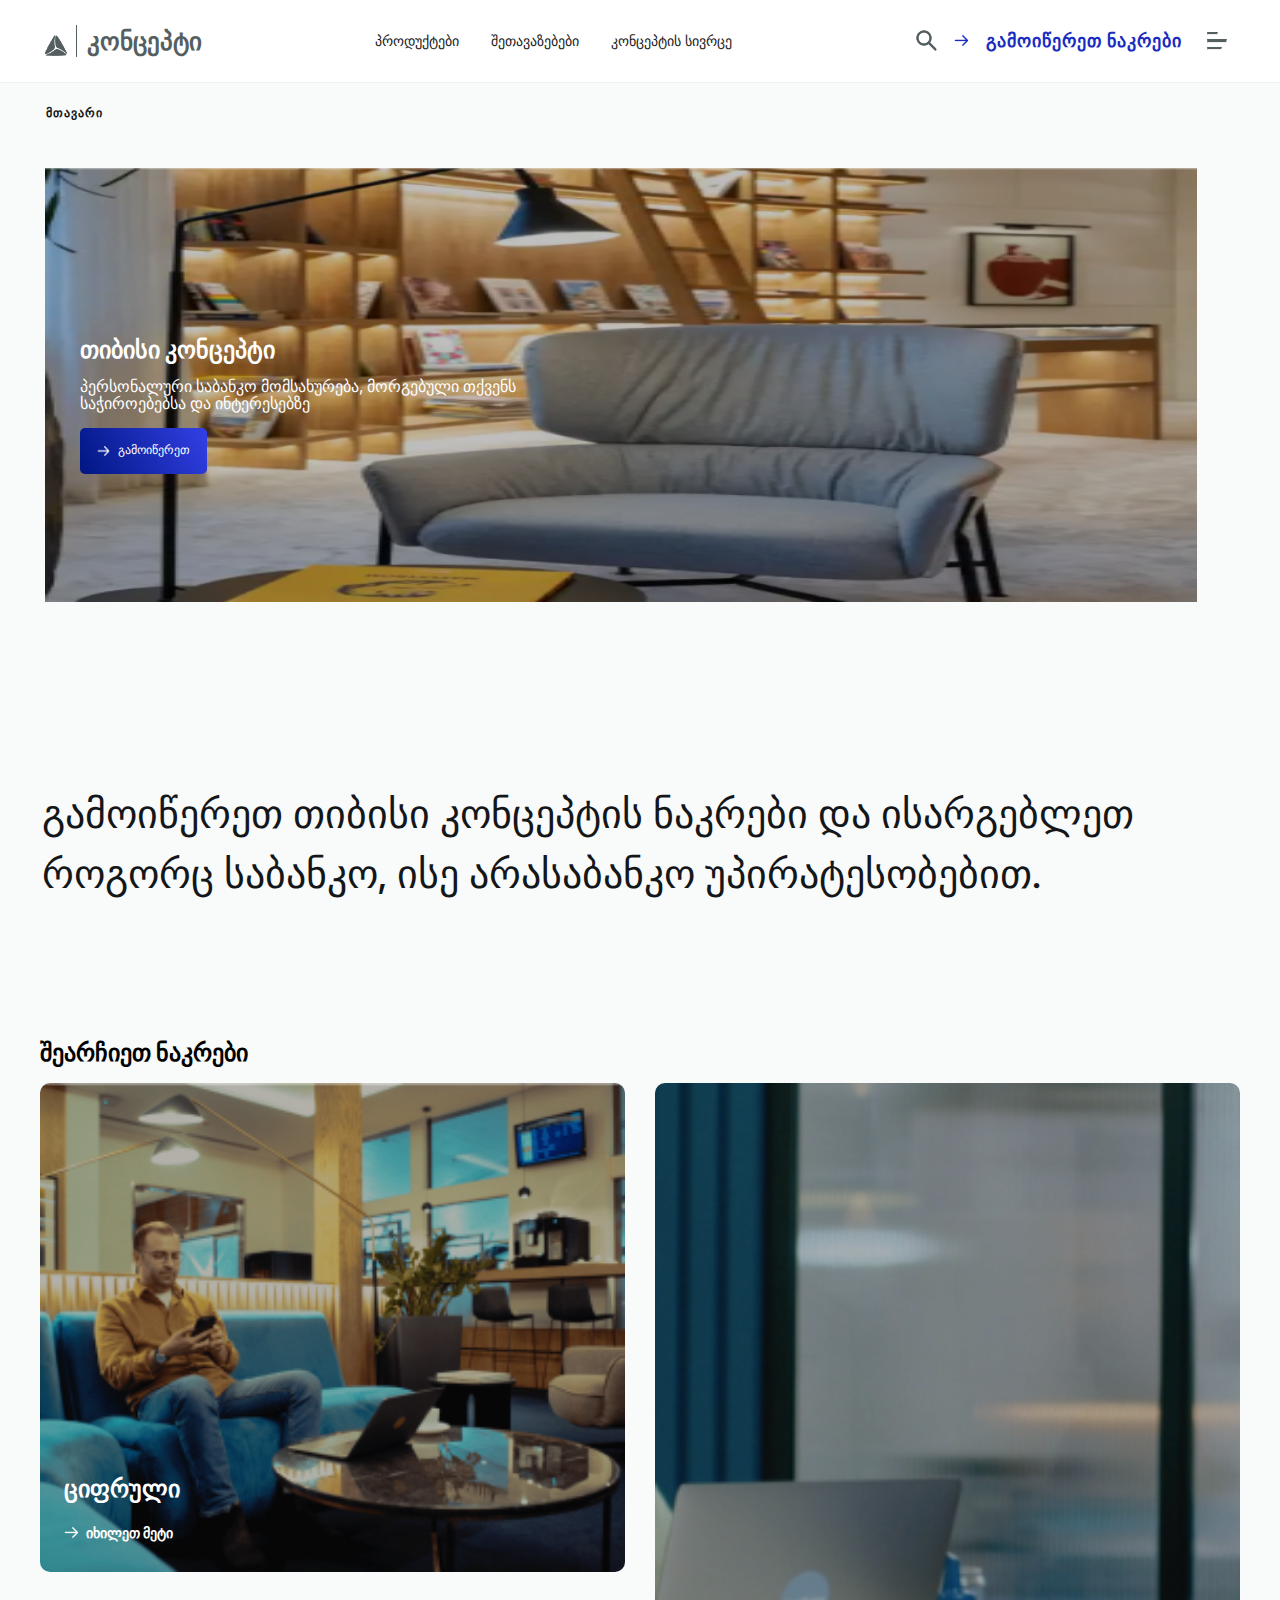
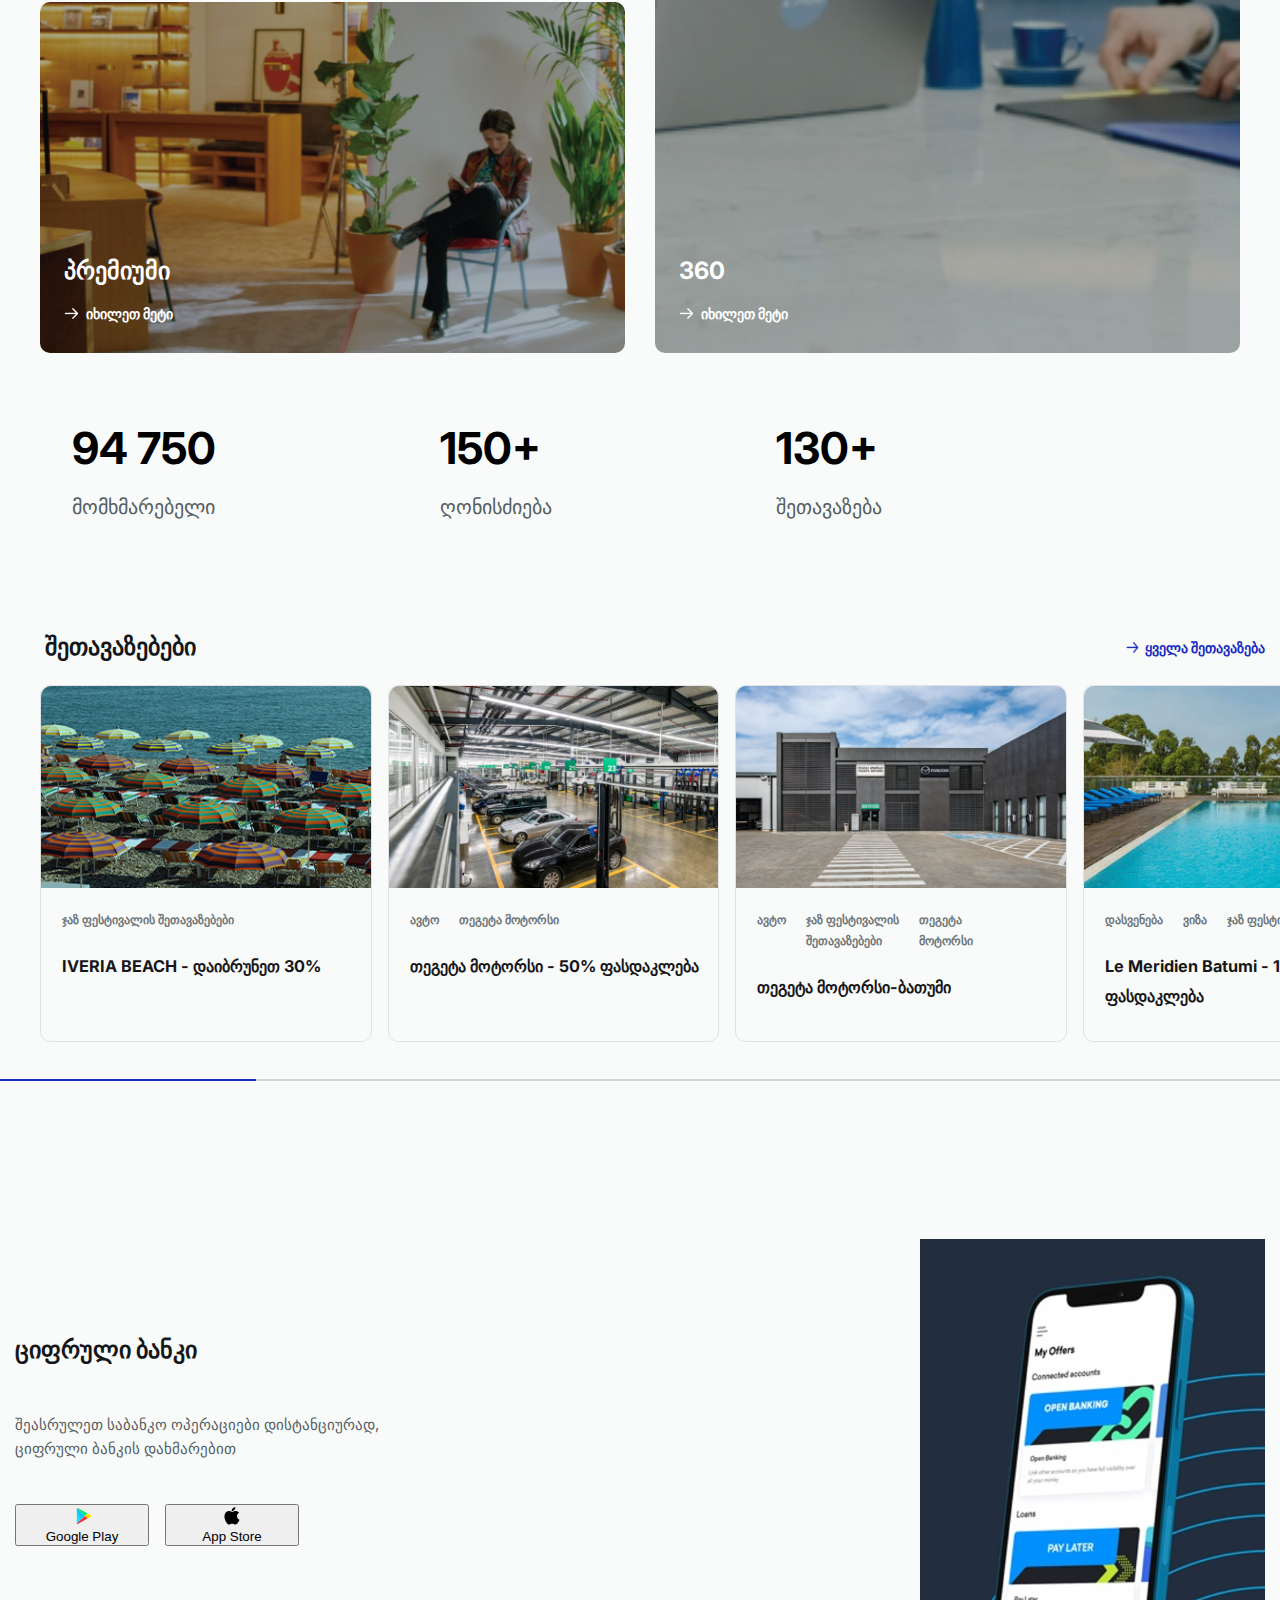
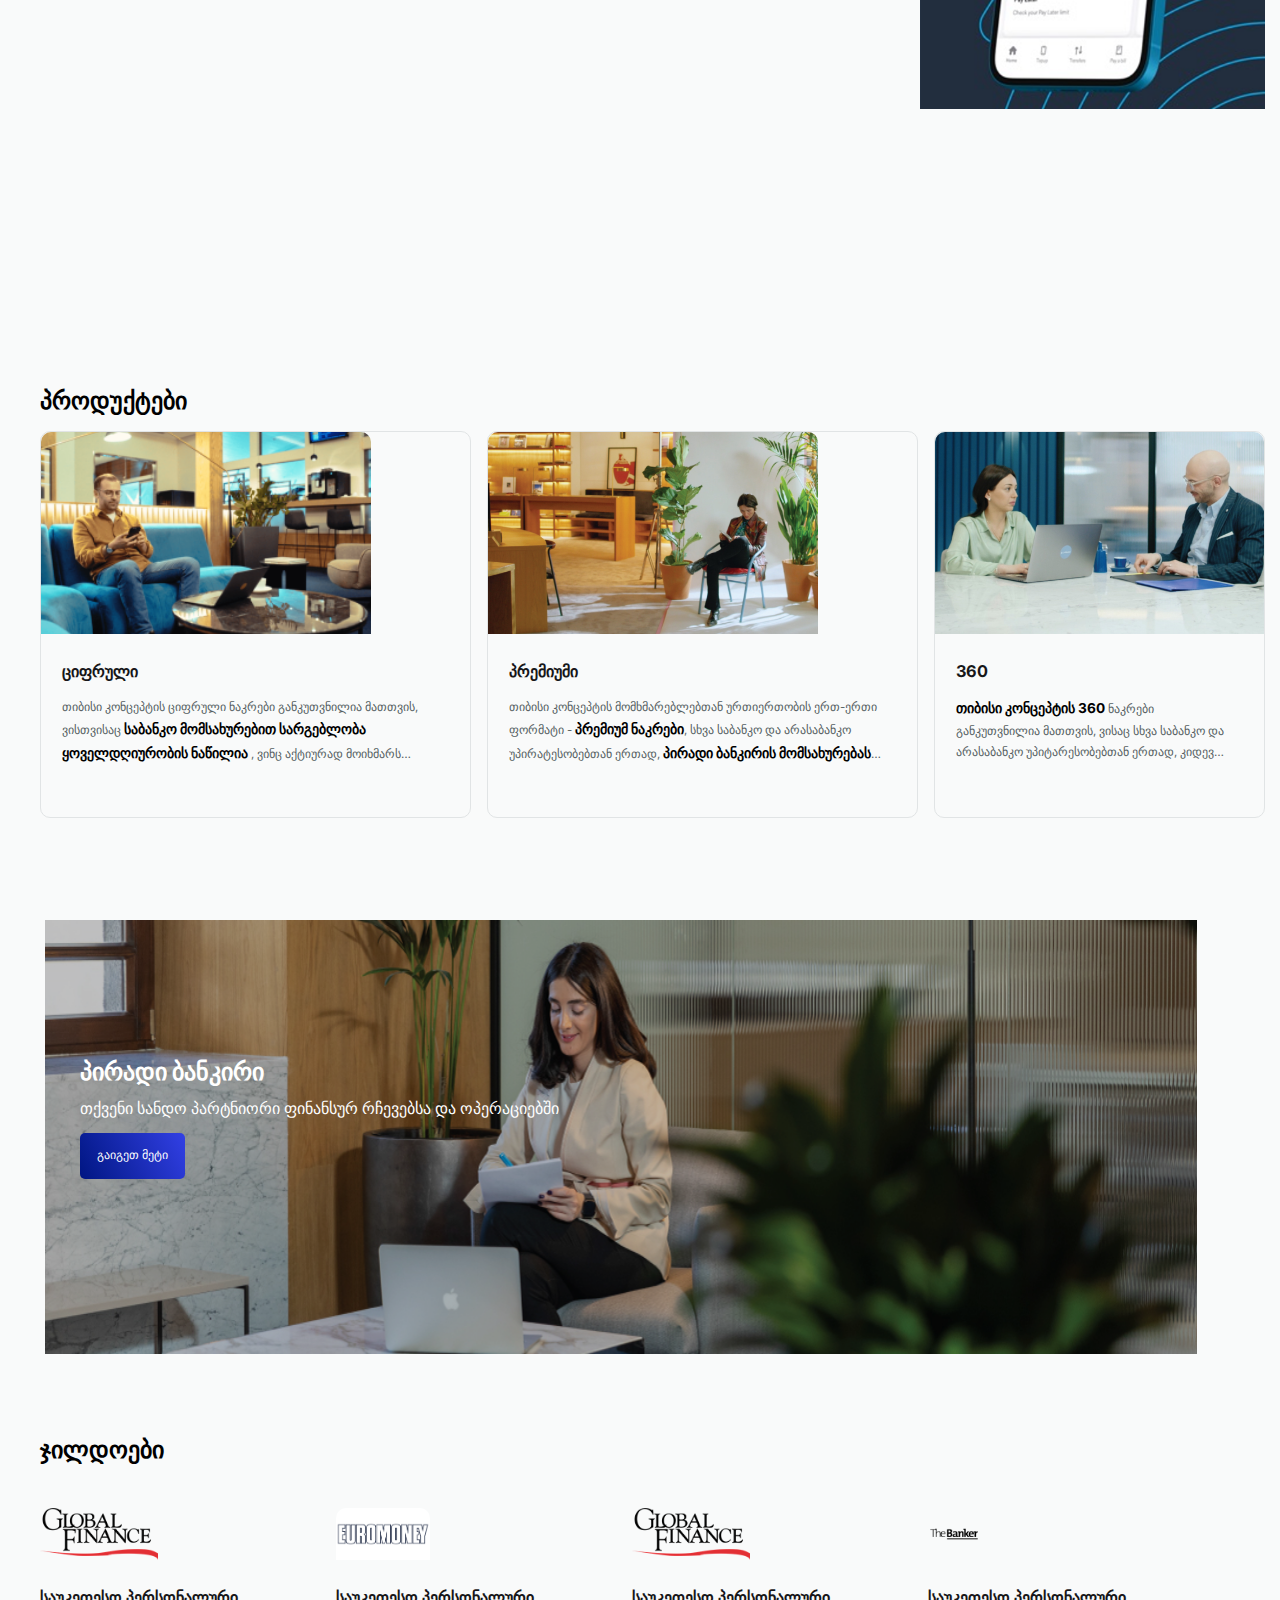
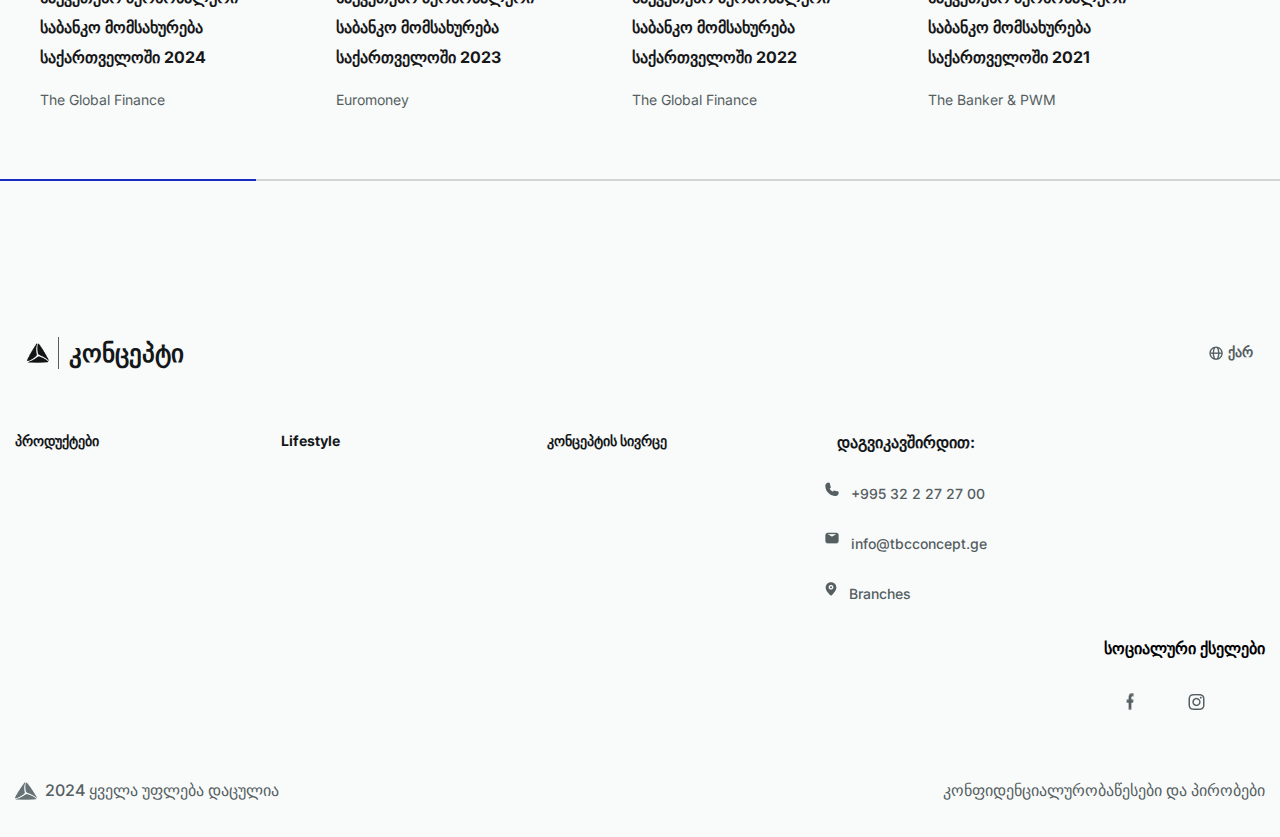
<file: index.html>
<!DOCTYPE html>
<html lang="en">
  <head>
    <meta charset="UTF-8" />
    <meta name="viewport" content="width=device-width, initial-scale=1.0" />
    <title>Document</title>
    <link rel="stylesheet" href="style.css" />
    <link
      rel="stylesheet"
      href="https://fonts.googleapis.com/css2?family=Inter:wght@400;700&family=Georgia&display=swap"
    />

    <script src="script.js" defer></script>
  </head>
  <body>
    <main>
      <header>
        <div class="VltabletP">
          <img class="tbclogo" src="assets/images/Link.png" alt="" />
          <div class="vl"></div>
          <p class="tabletparagraph">კონცეპტი</p>
        </div>
        <div class="paragraphsheader">
          <p>პროდუქტები</p>
          <p>შეთავაზებები</p>
          <p>კონცეპტის სივრცე</p>
        </div>

        <div class="iconandsubscribe">
          <img class="searchicon" src="assets/images/Vector.png" alt="" />
          <img class="vectoricon" src="assets/images/07/Vector.png" alt="" />
          <p class="subscribeP">გამოიწერეთ ნაკრები</p>

          <div class="line">
            <hr class="hr1" />
            <hr class="hr2" />
            <hr class="hr3" />
          </div>
        </div>
      </header>
      <div class="arrowandparagraph">
        <p><i class="arrow left"></i></p>
        <p class="paragrapharrow">მთავარი</p>
      </div>
      <div>
        <section class="TBConcept">
          <img
            class="Chairphoto"
            src="assets/images/ze324k50.yq4Become-2.webp.png"
            alt=""
          />

          <div class="Pconteiner">
            <h2>თიბისი კონცეპტი</h2>
            <p class="pconteinerbr">
              პერსონალური საბანკო მომსახურება, მორგებული თქვენს <br />
              საჭიროებებსა და ინტერესებზე
            </p>
            <div class="buttonpadding">
              <button class="subscribeconteiner">
                <img src="assets/images/07/Vector.png" alt="" />
                <p>გამოიწერეთ</p>
              </button>
            </div>
          </div>
        </section>
      </div>
      <h1 class="subscribetbcconcept">
        გამოიწერეთ თიბისი კონცეპტის ნაკრები და ისარგებლეთ როგორც საბანკო, ისე
        არასაბანკო უპირატესობებით.
      </h1>

      <h4 class="selectpackage">შეარჩიეთ ნაკრები</h4>
      <section class="slider-container">
        <div class="slider tabletslidergrid">
          <div class="slide">
            <img
              src="assets/images/mfvvitla.0j5430128849_7213815365374065_9017687812435872577_n.png.png"
              alt=""
            />
            <p class="imageparagraph">ციფრული</p>
            <div class="readmore">
              <img src="assets/images/07/Vector.png" alt="" />
              <p>იხილეთ მეტი</p>
            </div>
          </div>
          <div class="slide tabletslide">
            <img
              class="tabletslideimage"
              src="assets/images/nqeaa1rb.avl360.png"
              alt=""
            />
            <p class="imageparagraph">360</p>
            <div class="readmore">
              <img src="assets/images/07/Vector.png" alt="" />
              <p>იხილეთ მეტი</p>
            </div>
          </div>
          <div class="slide">
            <img src="assets/images/0m25n3qt.w03prem.png" alt="" />
            <p class="imageparagraph">პრემიუმი</p>
            <div class="readmore">
              <img src="assets/images/07/Vector.png" alt="" />
              <p>იხილეთ მეტი</p>
            </div>
          </div>
        </div>
      </section>

      <section class="userquantity">
        <div class="quantityconteiner">
          <p class="numbers">94 750</p>
          <p class="about">მომხმარებელი</p>
        </div>

        <div class="quantityconteiner">
          <p class="numbers">150+</p>
          <p class="about">ღონისძიება</p>
        </div>
        <div class="quantityconteiner">
          <p class="numbers">130+</p>
          <p class="about">შეთავაზება</p>
        </div>
      </section>

      <div class="alloffers">
        <p>შეთავაზებები</p>

        <div class="offersvector">
          <img src="assets/images/07/Vector.png" alt="" />
          <p>ყველა შეთავაზება</p>
        </div>
      </div>

      <section class="slider-container">
        <div class="slider slideroverflow">
          <div class="sliderimagecolumn">
            <div class="slide tabletslideimage2">
              <img
                src="assets/images/თიბისი კონცეპტი _ TBC Concept_files/nng1tsvv.1bs350.jpg"
                alt=""
              />
            </div>

            <div class="paragraphgap">
              <p>ჯაზ ფესტივალის შეთავაზებები</p>
            </div>

            <h3>IVERIA BEACH - დაიბრუნეთ 30%</h3>
          </div>
          <div class="sliderimagecolumn">
            <div class="slide tabletslideimage2">
              <img
                src="assets/images/თიბისი კონცეპტი _ TBC Concept_files/onflg4xp.isqDSC_2268 2.png"
                alt=""
              />
            </div>

            <div class="paragraphgap">
              <p>ავტო</p>

              <p>თეგეტა მოტორსი</p>
            </div>

            <h3>თეგეტა მოტორსი - 50% ფასდაკლება</h3>
          </div>

          <div class="sliderimagecolumn">
            <div class="slide tabletslideimage2">
              <img
                src="assets/images/თიბისი კონცეპტი _ TBC Concept_files/exhqxj55.burtegeta-02.png"
                alt=""
              />
            </div>

            <div class="paragraphgap">
              <p>ავტო</p>

              <div class="paragraphcolumn">
                <p>ჯაზ ფესტივალის</p>

                <p>შეთავაზებები</p>
              </div>
              <div class="paragraphcolumn">
                <p>თეგეტა</p>
                <p>მოტორსი</p>
              </div>
            </div>
            <h3>თეგეტა მოტორსი-ბათუმი</h3>
          </div>
          <div class="sliderimagecolumn">
            <div class="slide tabletslideimage2">
              <img src="assets/images/fukakrz1.jvfle meridien 2.png" alt="" />
            </div>

            <div class="paragraphgap">
              <p>დასვენება</p>

              <p>ვიზა</p>

              <p>ჯაზ ფესტივალის შეთავაზებები</p>
            </div>
            <h3>Le Meridien Batumi - 15%-იანი ფასდაკლება</h3>
          </div>

          <div class="sliderimagecolumn">
            <div class="slide tabletslideimage2">
              <img src="assets/images/izjj4s1w.f13colloseum 2.png" alt="" />
            </div>

            <div class="paragraphgap">
              <p>დასვენება</p>

              <p>ვიზა</p>

              <p>ჯაზ ფესტივალის შეთავაზებები</p>
            </div>
            <h3>Colosseum Marina Hotel - 15%-იანი ფასდაკლება</h3>
          </div>
        </div>
        <div class="indicator-container">
          <div class="indicator"></div>
        </div>
      </section>

      <section class="downloadapp">
        <p class="digitalbank">ციფრული ბანკი</p>
        <div class="flexendphone">
          <img
            src="assets/images/თიბისი კონცეპტი _ TBC Concept_files/3sdx4uin.3qibankkk3.png"
            alt=""
          />
        </div>
        <p class="performbanking">
          შეასრულეთ საბანკო ოპერაციები დისტანციურად, <br />
          ციფრული ბანკის დახმარებით
        </p>

        <button class="subscribeconteiner telephone">
          <img src="assets/images/4208397.png" alt="" />
          <p>DOWNLOAD</p>
        </button>

        <button class="googleplaystore">
          <img src="assets/images/google-play-svgrepo-com.svg" alt="" />
          <p>Google Play</p>
        </button>

        <button class="appstore">
          <img src="assets/images/app-store-svgrepo-com.svg" alt="" />
          <p>App Store</p>
        </button>
      </section>

      <p class="selectpackage productselecpackage">პროდუქტები</p>
      <section class="slider-container">
        <div class="slider slideroverflow">
          <div class="sliderimagecolumn">
            <div class="slide tabletslideimage2">
              <img
                src="assets/images/mfvvitla.0j5430128849_7213815365374065_9017687812435872577_n.png.png"
                alt=""
              />
            </div>
            <div class="h3andproduct">
              <h3>ციფრული</h3>
              <p class="producttester">
                თიბისი კონცეპტის ციფრული ნაკრები განკუთვნილია მათთვის, ვისთვისაც
                <strong
                  >საბანკო მომსახურებით სარგებლობა ყოველდღიურობის
                  ნაწილია</strong
                >
                , ვინც აქტიურად მოიხმარს
                <strong>არასაბანკო პროდუქტებსა და შეთავაზებებს</strong> და ვისაც
                ურჩევნია დამოუკიდებლად, <strong>პირადი ბანკირის გარეშე</strong>
                მართოს საკუთარი ფინანსები და საბანკო ოპერაციები.
              </p>
            </div>
          </div>
          <div class="sliderimagecolumn">
            <div class="slide tabletslideimage2">
              <img src="assets/images/0m25n3qt.w03prem.png" alt="" />
            </div>
            <div class="h3andproduct">
              <h3>პრემიუმი</h3>

              <p class="producttester">
                თიბისი კონცეპტის მომხმარებლებთან ურთიერთობის ერთ-ერთი ფორმატი -
                <strong>პრემიუმ ნაკრები</strong>, სხვა საბანკო და არასაბანკო
                უპირატესობებთან ერთად,
                <strong>პირადი ბანკირის მომსახურებას</strong> გულისხმობს. პირადი
                ბანკირის მთავარი ამოცანა მომხარებლისთვის ცხოვრების გამარტივება
                და მისთვის უმაღლესი ხარისხის მომსახურების უზრუნველყოფაა.
              </p>
            </div>
          </div>

          <div class="sliderimagecolumn">
            <div class="slide tabletslideimage2">
              <img src="assets/images/nqeaa1rb.avl360.png" alt="" />
            </div>
            <div class="h3andproduct">
              <h3>360</h3>

              <p class="producttester">
                <strong>თიბისი კონცეპტის 360</strong>
                ნაკრები განკუთვნილია მათთვის, ვისაც სხვა საბანკო და არასაბანკო
                უპიტარესობებთან ერთად, კიდევ უფრო
                <strong>მეტი ფინანსური ინსტრუმენტი</strong>
                და <strong>გაზრდილი შესაძლებლობები</strong> ესაჭიროება.
              </p>
            </div>
          </div>
        </div>
        <div class="indicator-container indicatornone">
          <div class="indicator"></div>
        </div>
      </section>

      <section class="TBConcept">
        <img
          class="Chairphoto girlphoto"
          src="assets/images/თიბისი კონცეპტი _ TBC Concept_files/nvmgsymp.3xqprivate banker.png"
          alt=""
        />

        <div class="Pconteiner Pconteiner2">
          <h2>პირადი ბანკირი</h2>
          <p>თქვენი სანდო პარტნიორი ფინანსურ რჩევებსა და ოპერაციებში</p>
          <div class="buttonpadding">
            <button class="subscribeconteiner">
              <p>გაიგეთ მეტი</p>
            </button>
          </div>
        </div>
      </section>

      <p class="selectpackage selectpackage2">ჯილდოები</p>
      <section class="slider-container">
        <div class="slider slideroverflow slidergirlimage slidertablet">
          <div class="sliderimagecolumn lastslide">
            <div class="slide">
              <img
                class="lastslideimage"
                src="assets/images/თიბისი კონცეპტი _ TBC Concept_files/hhsplnxm.sruglobal-finance-logo-8F6EBD1345-seeklogo.com.png"
                alt=""
              />
            </div>
            <div class="h3andproduct h3andparagraph">
              <h3>
                საუკეთესო პერსონალური <br />
                საბანკო მომსახურება <br />
                საქართველოში 2024
              </h3>
              <p>The Global Finance</p>
            </div>
          </div>
          <div class="sliderimagecolumn lastslide">
            <div class="slide">
              <img
                class="lastslideimage euromoney"
                src="assets/images/თიბისი კონცეპტი _ TBC Concept_files/kxhrqpjz.vqveuromoney-institutional-investor-plc-logo-vector.png"
                alt=""
              />
            </div>
            <div class="h3andproduct h3andparagraph">
              <h3>
                საუკეთესო პერსონალური <br />
                საბანკო მომსახურება <br />
                საქართველოში 2023
              </h3>

              <p>Euromoney</p>
            </div>
          </div>

          <div class="sliderimagecolumn lastslide">
            <div class="slide">
              <img
                class="lastslideimage"
                src="assets/images/თიბისი კონცეპტი _ TBC Concept_files/hhsplnxm.sruglobal-finance-logo-8F6EBD1345-seeklogo.com.png"
                alt=""
              />
            </div>
            <div class="h3andproduct h3andparagraph">
              <h3>
                საუკეთესო პერსონალური <br />
                საბანკო მომსახურება <br />
                საქართველოში 2022
              </h3>

              <p>The Global Finance</p>
            </div>
          </div>

          <div class="sliderimagecolumn lastslide">
            <div class="slide">
              <img
                class="lastslideimage thebankerimage"
                src="assets/images/თიბისი კონცეპტი _ TBC Concept_files/hke31ar3.p5dthe-banker-logo-png-transparent.png"
                alt=""
              />
            </div>
            <div class="h3andproduct h3andparagraph">
              <h3>
                საუკეთესო პერსონალური <br />
                საბანკო მომსახურება <br />
                საქართველოში 2021
              </h3>

              <p>The Banker & PWM</p>
            </div>
          </div>
        </div>
        <div class="indicator-container">
          <div class="indicator"></div>
        </div>
      </section>

      <footer>
        <div class="tbclogolanguage">
          <div class="VltabletP">
            <img class="tbclogofooter" src="assets/images/Link.png" alt="" />
            <div class="vl vl2"></div>
            <p class="tabletparagraph tabletparagraph2">კონცეპტი</p>
          </div>
          <div class="languageandparagraph">
            <img src="assets/images/languageimage/Vector.png" alt="" />
            <p>ქარ</p>
          </div>
        </div>

        <section class="productlifestyle">
          <hr />
          <div class="product">
            <p class="productP1">პროდუქტები</p>
            <p class="noneparagraph">ნაკრები</p>
            <p class="noneparagraph">
              პერსონალური <br />
              ბანკირი
            </p>
            <img src="assets/images/lastvector/Vector.png" alt="" />
          </div>

          <hr />
          <div class="product">
            <p>Lifestyle</p>
            <p class="noneparagraph">შეთავაზებები</p>
            <p class="noneparagraph">ღონისძიებები</p>
            <img src="assets/images/lastvector/Vector.png" alt="" />
          </div>

          <hr />
          <div class="product">
            <p>კონცეპტის სივრცე</p>
            <p class="noneparagraph">ბიბლიოთეკა</p>
            <p class="noneparagraph">კაფე</p>
            <img src="assets/images/lastvector/Vector.png" alt="" />
          </div>
          <hr />

          <div class="contact">
            <p class="callus">დაგვიკავშირდით:</p>

            <div class="numberemail">
              <img src="assets/images/telephoneicon/Vector.png" alt="" />
              <p>+995 32 2 27 27 00</p>
            </div>

            <div class="numberemail">
              <img src="assets/images/emailicon/Vector.png" alt="" />
              <p>info@tbcconcept.ge</p>
            </div>

            <div class="numberemail">
              <img src="assets/images/branchesicon/Vector.png" alt="" />
              <p>Branches</p>
            </div>
          </div>
        </section>

        <p class="social">სოციალური ქსელები</p>

        <div class="socialweb">
          <img src="assets/images/facebooklogo/Vector.png" alt="" />
          <img src="assets/images/instagramlogo/Vector.png" alt="" />
        </div>

        <hr class="tablethrnone" />

        <div class="confidenceallsecurity">
          <div class="confidence">
            <p>კონფიდენციალურობა</p>
            <p>წესები და პირობები</p>
          </div>

          <div class="allsecurity">
            <img src="assets/images/Link.png" />
            <p>2024 ყველა უფლება დაცულია</p>
          </div>
        </div>
      </footer>
    </main>
  </body>
</html>
</file>
<file: style.css>
* {
  margin: 0;
  padding: 0;
  box-sizing: border-box;
}

html {
  font-size: 62.5%;
}

.main {
  display: flex;
  flex-direction: column;
  min-height: 100vh;
}
body {
  background-color: #f9fafa;
  font-family: "Inter", sans-serif;
  padding-top: 9rem;
}
header {
  display: flex;
  flex-direction: row;
  align-items: center;
  justify-content: space-between;
  background-color: #fff;
  border-bottom: 1px solid #eef1f1;
  width: 100%;
  color: #fff;
  padding: 2.35rem 1.5rem 2.45rem 1.5rem;
}
.iconandsubscribe {
  display: flex;
  flex-direction: row;
  align-items: center;
  gap: 1.7rem;
}

.tbclogo {
  filter: drop-shadow(0 0 0 rgba(85, 95, 98, 1));
  cursor: pointer;
}

.searchicon {
  filter: drop-shadow(0 0 0 rgba(85, 95, 98, 1));
  cursor: pointer;
}

.subscribeP {
  font-size: 1.2rem;
  font-weight: bold;
  cursor: pointer;
  letter-spacing: 0.1rem;
  color: rgba(24, 44, 192, 1);
}

.line {
  display: flex;
  flex-direction: column;
  grid-row-gap: 0.4rem;
  cursor: pointer;
  padding: 0.8rem;
}

.hr1 {
  width: 1.1rem;
  border-top: 0.2rem solid #555f62;
}

.hr2 {
  width: 2rem;
  border-top: 0.3rem solid #555f62;
}

.hr3 {
  width: 1.5rem;
  border-top: 0.26rem solid #555f62;
}

.arrowandparagraph {
  display: flex;
  padding: 1.5rem 2rem 4.8rem;
  flex-wrap: wrap;
  gap: 1.03em;
  align-items: center;
}

.arrow {
  border: solid;
  color: #141719;
  opacity: 0.6;
  border-width: 0 0.2rem 0.2rem 0;
  display: inline-block;
  padding: 0.2rem;
  transform: rotate(135deg);
  -webkit-transform: rotate(135deg);
}

.paragrapharrow {
  color: #141719;
  font-weight: bold;
  font-size: 1.2rem;
  letter-spacing: 0.1rem;
}

.Chairphoto {
  width: 100%;
  height: 51.7%;
  filter: brightness(75%);
  position: absolute;
  min-height: 28.5rem;
  max-height: 34.5rem;
}

.Pconteiner {
  position: relative;
  padding: 17.2rem 1.5rem 2rem;
  display: flex;
  flex-direction: column;
  gap: 1.51rem;
}

.Pconteiner h2,
.subscribeconteiner p,
.subscribetbcconcept,
.selectpackage,
.imageparagraph,
.readmore p,
.numbers {
  font-weight: 700;
}

.Pconteiner h2 {
  font-size: 1.6rem;
  line-height: 2.4rem;
  text-align: left;
  color: rgba(255, 255, 255, 1);
}

.Pconteiner p {
  font-size: 1.6rem;
  font-weight: 400;
  line-height: 1.7rem;
  text-align: left;
  color: rgba(255, 255, 255, 1);
}

.subscribeconteiner {
  gap: 0.733rem;
  background: linear-gradient(62.62deg, #001682 0%, #3240e5 100%);
  padding: 1.752rem 12.355rem 1.647rem 13.355rem;
  display: flex;
  align-items: center;
  border-radius: 0.5rem;
  border: none;
  cursor: pointer;
}

.subscribeconteiner img {
  filter: brightness(0) invert(1);
  width: 1.333rem;
  height: 1.067rem;
}

.subscribeconteiner p {
  font-size: 1.2rem;
  line-height: 1.596rem;
}

.subscribetbcconcept {
  font-size: 2.5rem;
  line-height: 3.6rem;
  text-align: left;
  color: rgba(20, 23, 25, 1);
  margin: 4.81rem 2.6rem 0 1.5rem;
}

.selectpackage {
  font-size: 1.378rem;
  line-height: 2.1rem;
  text-align: left;
  margin: 7.8rem 2.6rem 0 2rem;
}

.selectpackage2 {
  margin-top: 7.4rem;
}

.slider {
  display: flex;
  gap: 1.6rem;
  cursor: grab;
  overflow-x: auto;
  padding-left: 1.5rem;
  padding-right: 1.5rem;
  margin-top: 2rem;
  padding-bottom: 0.2rem;
}

.slider:active {
  cursor: grabbing;
}

.slide {
  min-width: 28rem;
  position: relative;
}

.slide img {
  width: 100%;
  height: 100%;
  object-fit: cover;
  border-radius: 1rem;
  filter: brightness(70%);
}

.imageparagraph {
  position: absolute;
  color: rgba(255, 255, 255, 1);
  bottom: 6.743rem;
  left: 2.4rem;
  font-size: 1.6rem;
  line-height: 3rem;
  text-align: left;
  cursor: pointer;
}

.readmore {
  position: absolute;
  display: flex;
  align-items: center;
  gap: 0.733rem;
  bottom: 2.953rem;
  left: 2.4rem;
}

.readmore img {
  width: 1.5rem;
  height: 1.1rem;
  filter: brightness(10) saturate(0) invert(0);
  cursor: pointer;
}

.readmore p {
  font-size: 1.2rem;
  line-height: 1.68rem;
  text-align: left;
  color: rgba(255, 255, 255, 1);
  cursor: pointer;
}

.slideroverflow {
  overflow: hidden;
}

.slideroverflow img {
  filter: brightness(100%);
  width: 29.214rem;
  height: 16.984rem;
}
.indicator-container {
  margin-top: 1rem;
  width: 100%;
  height: 0.2rem;
  background: rgba(209, 213, 214, 1);
}

.indicator {
  height: 100%;
  width: 20%;
  background: rgba(24, 44, 192, 1);

  position: relative;
  left: 0;
}

.userquantity {
  display: flex;
  flex-direction: column;
  gap: 1.6rem;
  align-items: flex-start;
  margin-top: 6.731rem;
}

.quantityconteiner {
  display: flex;
  flex-direction: column;
  gap: 1.6rem;
  align-items: flex-start;
  padding-left: 2.4rem;
}

.numbers {
  font-size: 3.206rem;

  line-height: 4.68rem;
  text-align: left;
}

.about {
  font-size: 1.378rem;
  font-weight: 500;
  line-height: 2.38rem;
  text-align: left;
  color: rgba(85, 95, 98, 1);
}

.alloffers {
  margin-top: 10.8rem;
  display: flex;
  justify-content: space-between;
  padding-left: 1.5rem;
  padding-right: 1.5rem;
}

.alloffers p {
  font-size: 1.4rem;
  font-weight: 1000;
  line-height: 2.1rem;
  text-align: left;
  color: rgba(20, 23, 25, 1);
}

.offersvector {
  display: flex;
  gap: 0.6rem;
  align-items: center;
}

.offersvector img {
  width: 1.333rem;
  height: 1.067rem;
}

.offersvector p {
  font-size: 1.2rem;
  font-weight: 1000;
  line-height: 1.68rem;
  text-align: left;
  color: rgba(24, 44, 192, 1);
}

.sliderimagecolumn {
  display: flex;
  flex-direction: column;
  gap: 1.598rem;
  border: 1px solid rgba(225, 228, 229, 1);
  border-radius: 1rem;
}

.sliderimagecolumn h3 {
  font-size: 1.634rem;
  font-weight: 700;
  line-height: 3rem;
  text-align: left;
  color: rgba(23, 23, 25, 1);
  padding-left: 2.1rem;
}
.sliderimagecolumn img {
  border-radius: 1rem 1rem 0 0;
}

.paragraphcolumn {
  display: flex;
  flex-direction: column;
}

.paragraphgap {
  display: flex;
  flex-direction: row;
  gap: 2rem;
  padding-left: 2.1rem;
}

.paragraphgap p {
  font-size: 1.2rem;
  font-weight: 700;
  line-height: 2.04rem;
  text-align: left;
  color: rgba(111, 120, 123, 1);
}

.downloadapp {
  margin-top: 7.2rem;
  padding: 3.2rem 1.5rem 0;
  display: flex;
  flex-direction: column;
  gap: 2.4rem;
}

.digitalbank {
  font-size: 1.4rem;
  font-weight: 700;
  line-height: 2.1rem;
  text-align: left;
  color: rgba(20, 23, 25, 1);
}

.girlphoto {
  margin-top: 7.2rem;
}

.Pconteiner2 {
  padding-top: 26.4rem;
}

.performbanking {
  font-size: 1.51rem;
  font-weight: 400;
  line-height: 2.38rem;
  text-align: left;
  color: rgba(85, 95, 98, 1);
}

.downloadapp img {
  width: 34.5rem;
  height: 46.972rem;
}

.telephone {
  background: rgba(249, 250, 250, 1);
  border: 1px solid rgba(24, 44, 192, 1);
}

.telephone p {
  font-size: 1.4rem;
  font-weight: 700;
  line-height: 1.596rem;
  text-align: left;

  color: rgba(24, 44, 192, 1);
}

.telephone img {
  filter: sepia(1) saturate(10) hue-rotate(200deg) brightness(0.7);
  width: 1.6rem;
  height: 1.367rem;
}

.h3andproduct {
  display: flex;
  flex-direction: column;
  gap: 1.1rem;
  padding-left: 2.1rem;
  padding-right: 2.4rem;
  padding-bottom: 2.168rem;
}

.h3andproduct h3 {
  padding: 0;
}

.producttester {
  overflow: hidden;
  display: -webkit-box;
  -webkit-box-orient: vertical;
  -webkit-line-clamp: 3;
  text-overflow: ellipsis;
  font-size: 1.15rem;
  font-weight: 400;
  line-height: 2.04rem;
  color: rgba(85, 95, 98, 1);
}

.producttester strong {
  font-size: 1.1103rem;
  font-weight: 700;
  line-height: 2.04rem;
  color: black;
}

.slidergirlimage img {
  width: 11.817rem;
  height: 5.2rem;
}

.slidergirlimage .thebankerimage {
  width: 5.2rem;
}

.slidergirlimage .euromoney {
  width: 9.36rem;
}
.lastslide {
  padding-top: 2.8rem;
  border: none;
}
.h3andparagraph {
  padding: 0;
  gap: 1.6rem;
}

.h3andparagraph p {
  font-size: 1.4rem;
  font-weight: 400;
  line-height: 2.38rem;
  color: rgba(85, 95, 98, 1);
}

footer {
  margin-top: 2.4rem;
}

.tbclogolanguage {
  display: flex;
  justify-content: space-between;
  padding: 3.6rem 2.68rem 0;
}

.tbclogofooter {
  filter: brightness(20%);
}

.languageandparagraph {
  display: flex;
  gap: 0.533rem;
  align-items: center;
}

.languageandparagraph p {
  font-size: 1.389rem;
  font-weight: 700;
  line-height: 2.38rem;
  color: rgba(85, 95, 98, 1);
}

.productlifestyle {
  margin-top: 4.1rem;
  display: flex;
  flex-direction: column;
  gap: 2.75rem;
}
.product {
  padding: 0 1.5rem;
  display: flex;
  justify-content: space-between;
}
.product p {
  font-size: 1.6rem;
  font-weight: 700;
  line-height: 2.4rem;
  color: rgba(20, 23, 25, 1);
}

.product img {
  width: 1.633rem;
  color: rgba(20, 23, 25, 1);
}

.contact {
  padding: 3.2rem 1.5rem;
  display: flex;
  flex-direction: column;
  gap: 2.6rem;
}

.callus {
  font-size: 1.588rem;
  font-weight: 700;
  line-height: 2.72rem;
  color: rgba(20, 23, 25, 1);
}

.numberemail {
  display: flex;
  gap: 1.262rem;
  align-items: flex-start;
}

.numberemail p {
  font-size: 1.4rem;
  font-weight: 500;
  line-height: 2.38rem;
  color: rgba(85, 95, 98, 1);
}

.social {
  margin-bottom: 2.4rem;
  font-size: 1.563rem;
  font-weight: 700;
  line-height: 2.72rem;
  text-align: left;
  padding-left: 1.5rem;
}

.socialweb {
  padding-left: 1.5rem;
  display: flex;
  gap: 5.443rem;
  margin-bottom: 5rem;
}

.confidenceallsecurity {
  padding-left: 1.5rem;
  padding-right: 1.5rem;
  background-color: #f9fafa;
  display: flex;
  flex-direction: column;
  gap: 3rem;
  padding-bottom: 2.4rem;
}

.confidence {
  padding-top: 2.4rem;
  display: flex;
  gap: 3rem;
}

.confidence p {
  font-size: 1.6rem;
  font-weight: 500;
  line-height: 2.38rem;
  color: rgba(85, 95, 98, 1);
}

.allsecurity {
  display: flex;
  align-items: center;
  gap: 0.8rem;
}

.allsecurity img {
  width: 2.2rem;
  height: 1.8rem;
  filter: brightness(120%);
}

.allsecurity p {
  font-size: 1.6rem;
  font-weight: 500;
  line-height: 2.38rem;
  color: rgba(85, 95, 98, 1);
}

.tbclogo {
  position: relative;
  top: 0.5rem;
}

.performbanking br {
  display: none;
}

.pconteinerbr br {
  display: none;
}

.paragraphsheader {
  display: none;
}

.googleplaystore {
  display: none;
}
.appstore {
  display: none;
}

.tabletparagraph {
  display: none;
}

.noneparagraph {
  display: none;
}
.product img {
  width: 1.5rem;
  height: 0.7rem;
}


@media screen and (min-width: 768px) {
  .Pconteiner {
    max-width: 100%;
    align-items: stretch;
  }
  .tabletparagraph {
    color: rgba(85, 95, 98, 1);
    font-weight: bold;
    font-size: 2.5rem;
  }

  .tabletparagraph {
    display: block;
  }

  header {
    padding-left: 4.5rem;
    padding-right: 4.5rem;
  }
  .subscribeP {
    font-size: 1.8rem;
  }
  .tbclogo {
    width: 2.2rem;
  }

  .vl {
    border-left: 0.1rem solid rgba(85, 95, 98, 1);
    height: 3.2rem;
  }

  .VltabletP {
    display: flex;
    align-items: center;
    gap: 0.938rem;
    margin-right: 19rem;
  }

  .arrowandparagraph {
    margin-left: 1.6rem;
  }

  .Chairphoto {
    width: 67.8rem;
    height: 43.425rem;
    margin: 0 4.5rem 0;
    max-height: none;
  }

  .Pconteiner {
    padding: 27rem 22.8rem 0 9rem;
  }

  .Pconteiner h2 {
    font-size: 2.4rem;
  }

  .subscribeconteiner {
    padding: 1.5rem 1.7rem;
    cursor: pointer;
  }

  .subscribetbcconcept {
    font-size: 4rem;
    font-weight: 500;
    line-height: 1.5;
    margin: 8rem 2rem 0 4.2rem;
  }

  .selectpackage {
    font-size: 2.4rem;
    padding-left: 2rem;
  }

  .tabletslideimage {
    width: 100%;
    height: 100%;
  }

  .tabletslidergrid {
    overflow: unset;
    grid-column-gap: 3rem;
    grid-row-gap: 3rem;
    grid-template-rows: auto auto;
    grid-template-columns: 1fr 1fr;
    grid-auto-columns: 1fr;
    display: grid;
    padding: 0 4rem 0;
  }

  .tabletslide {
    grid-area: span 2 / span 1 / span 2 / span 1;
  }

  .imageparagraph {
    font-size: 2.4rem;
    line-height: 3rem;
  }

  .readmore p {
    font-size: 1.4rem;
    line-height: 1.96rem;
  }

  .userquantity {
    margin-left: 4.8rem;
    gap: 11rem;
  }

  .numbers {
    font-size: 3.919rem;
    line-height: 5.72rem;
  }

  .about {
    font-size: 2rem;
    font-weight: 500;
    line-height: 2.8rem;
    text-align: left;
  }

  .alloffers p {
    font-size: 2.4rem;
    line-height: 3.6rem;
  }

  .offersvector p {
    font-size: 1.4rem;
    line-height: 1.96rem;
  }

  .tabletslideimage2 img {
    width: 32.95rem;
    height: 20.164rem;
  }

  .paragraphgap p {
    font-size: 1.2rem;
    line-height: 2.04rem;
  }

  .paragraphgap h3 {
    font-size: 1.588rem;
    line-height: 3rem;
  }
  .sliderimagecolumn {
    gap: 2.03rem;
    padding-bottom: 3rem;
  }
  .indicator-container {
    margin-top: 3.5rem;
  }

  .downloadapp {
    display: flex;
    flex-direction: column;
    align-items: flex-start;
  }

  .flexendphone {
    display: flex;
    justify-content: flex-end;
    width: 100%;
    height: 90%;
  }

  .digitalbank {
    position: relative;
    top: 15rem;
    font-size: 2.4rem;
    line-height: 3rem;
  }
  .telephone {
    position: relative;
    bottom: 30rem;
  }
  .performbanking {
    position: relative;
    bottom: 32rem;
  }

  .performbanking br {
    display: block;
  }

  .productselecpackage {
    padding-left: 0;
  }

  .h3andparagraph h3 {
    font-size: 1.6rem;
    line-height: 3rem;
  }

  .producttester p {
    font-size: 1.367rem;
    line-height: 2.38rem;
  }

  .producttester strong {
    font-size: 1.367rem;
    line-height: 2.38rem;
  }

  .girlphoto {
    margin-top: 10rem;
    width: 90%;
  }

  .Pconteiner2 {
    top: 7rem;
  }

  .selectpackage2 {
    margin-top: 19rem;
  }

  .slidertablet {
    padding-left: 4.2rem;
  }

  .tbclogolanguage {
    margin-top: 12rem;
  }

  .tbclogofooter {
    width: 2.2rem;
  }

  .tabletparagraph2 {
    color: rgba(20, 23, 25, 1);
  }

  footer {
    max-width: 100%;
    margin: 0 auto;
  }

  .productlifestyle,
  .contact,
  .social,
  .socialweb {
    max-width: 100%;
    overflow: hidden;
    margin: 0 auto;
  }

  .productlifestyle {
    display: grid;
    grid-template-columns: repeat(auto-fill, minmax(19rem, 1fr));
    gap: 0;
    justify-content: center;
  }

  .contact,
  .social,
  .socialweb {
    position: static;
    text-align: center;
  }

  .socialweb {
    justify-content: flex-end;
    padding-right: 7.5rem;
    padding-top: 3.1rem;
  }

  .social {
    padding-right: 1.5rem;
    display: flex;
    justify-content: flex-end;
    padding-top: 2.9rem;
  }

  .contact {
    padding: 0;
  }

  .tbclogolanguage {
    padding-bottom: 6rem;
  }

  .confidenceallsecurity {
    display: flex;
    flex-direction: row-reverse;
    align-items: center;
    justify-content: space-between;
  }

  .product p {
    font-size: 1.4rem;
    font-weight: 700;
    line-height: 2.38rem;
  }

  .productlifestyle hr,
  .product img,
  .tablethrnone,
  .arrow {
    display: none;
  }

  .confidenceallsecurity {
    padding-top: 6.9rem;
    padding-bottom: 3.4rem;
  }

  .confidence {
    padding-top: 0;
  }

  .product {
    display: flex;
    flex-direction: column;
    justify-content: unset;
    gap: 2.3rem;
  }

  .paragraphsheader {
    display: none;
  }

  .googleplaystore {
    display: none;
  }
  .appstore {
    display: none;
  }
}

@media screen and (min-width: 1024px) {
  
  .googleplaystore {
    display: block;
  }

  .tabletparagraph {
    display: block;
  }
  .appstore {
    display: block;
  }
  .Chairphoto {
    width: 90%;
  }
  .Pconteiner {
    padding: 17rem 8rem 8rem 8rem;
    gap: 1.6rem;
  }

  .pconteinerbr br {
    display: block;
  }

  .paragraphsheader {
    display: block;
  }

  .paragraphsheader {
    display: flex;
    align-items: center;
    gap: 3.2rem;
    position: relative;
    right: 100px;
  }

  .paragraphsheader p {
    font-size: 1.4rem;
    font-weight: 400;
    line-height: 2.38rem;
    color: rgba(34, 34, 34, 1);
    white-space: pre;
  }

  .subscribetbcconcept {
    padding-top: 15rem;
    padding-bottom: 6rem;
  }

  .userquantity {
    flex-direction: row;
    gap: 20rem;
  }

  .numbers {
    font-size: 44px;
    font-weight: 700;
    line-height: 1.3;
  }

  .alloffers {
    margin-left: 3rem;
  }

  .slideroverflow {
    padding-left: 4rem;
  }
  .googleplaystore {
    position: relative;
    bottom: 30rem;
    cursor: pointer;
  }
  .appstore {
    position: relative;
    bottom: 36.6rem;
    left: 15rem;
    cursor: pointer;
  }

  .googleplaystore img {
    width: 13rem;
    height: 2rem;
  }

  .telephone {
    display: none;
  }

  .appstore img {
    width: 13rem;
    height: 2rem;
  }

  .productselecpackage {
    margin-left: 4rem;
  }

  .selectpackage2 {
    margin-top: 25rem;
  }
  .productlifestyle {
    gap: 5rem;
  }
  .confidence {
    gap: 0;
  }
}

@media screen and (min-width: 1080px){
.indicatornone {
  display: none;
}
}

@media screen and (min-width: 1200px) {
  .indicatornone {
    display: none;
  }

  .tabletparagraph {
    display: block;
  }
}

@media screen and (min-width: 1440px) {
  body {
    padding: 0 5rem 0 5rem;
  }

  .tabletparagraph {
    display: block;
  }
  .subscribetbcconcept {
    font-size: 36px;
  }
  .googleplaystore {
    display: block;
  }
  .appstore {
    display: block;
  }

  .userquantity {
    justify-content: center;
    gap: 25rem;
  }

  .tabletslideimage2 img {
    width: 100%;
  }

  .indicatornone {
    display: none;
  }

  .slidertablet {
    gap: 7rem;
    padding-right: 80rem;
  }

  .productlifestyle {
    gap: 20rem;
  }
}
</file>
